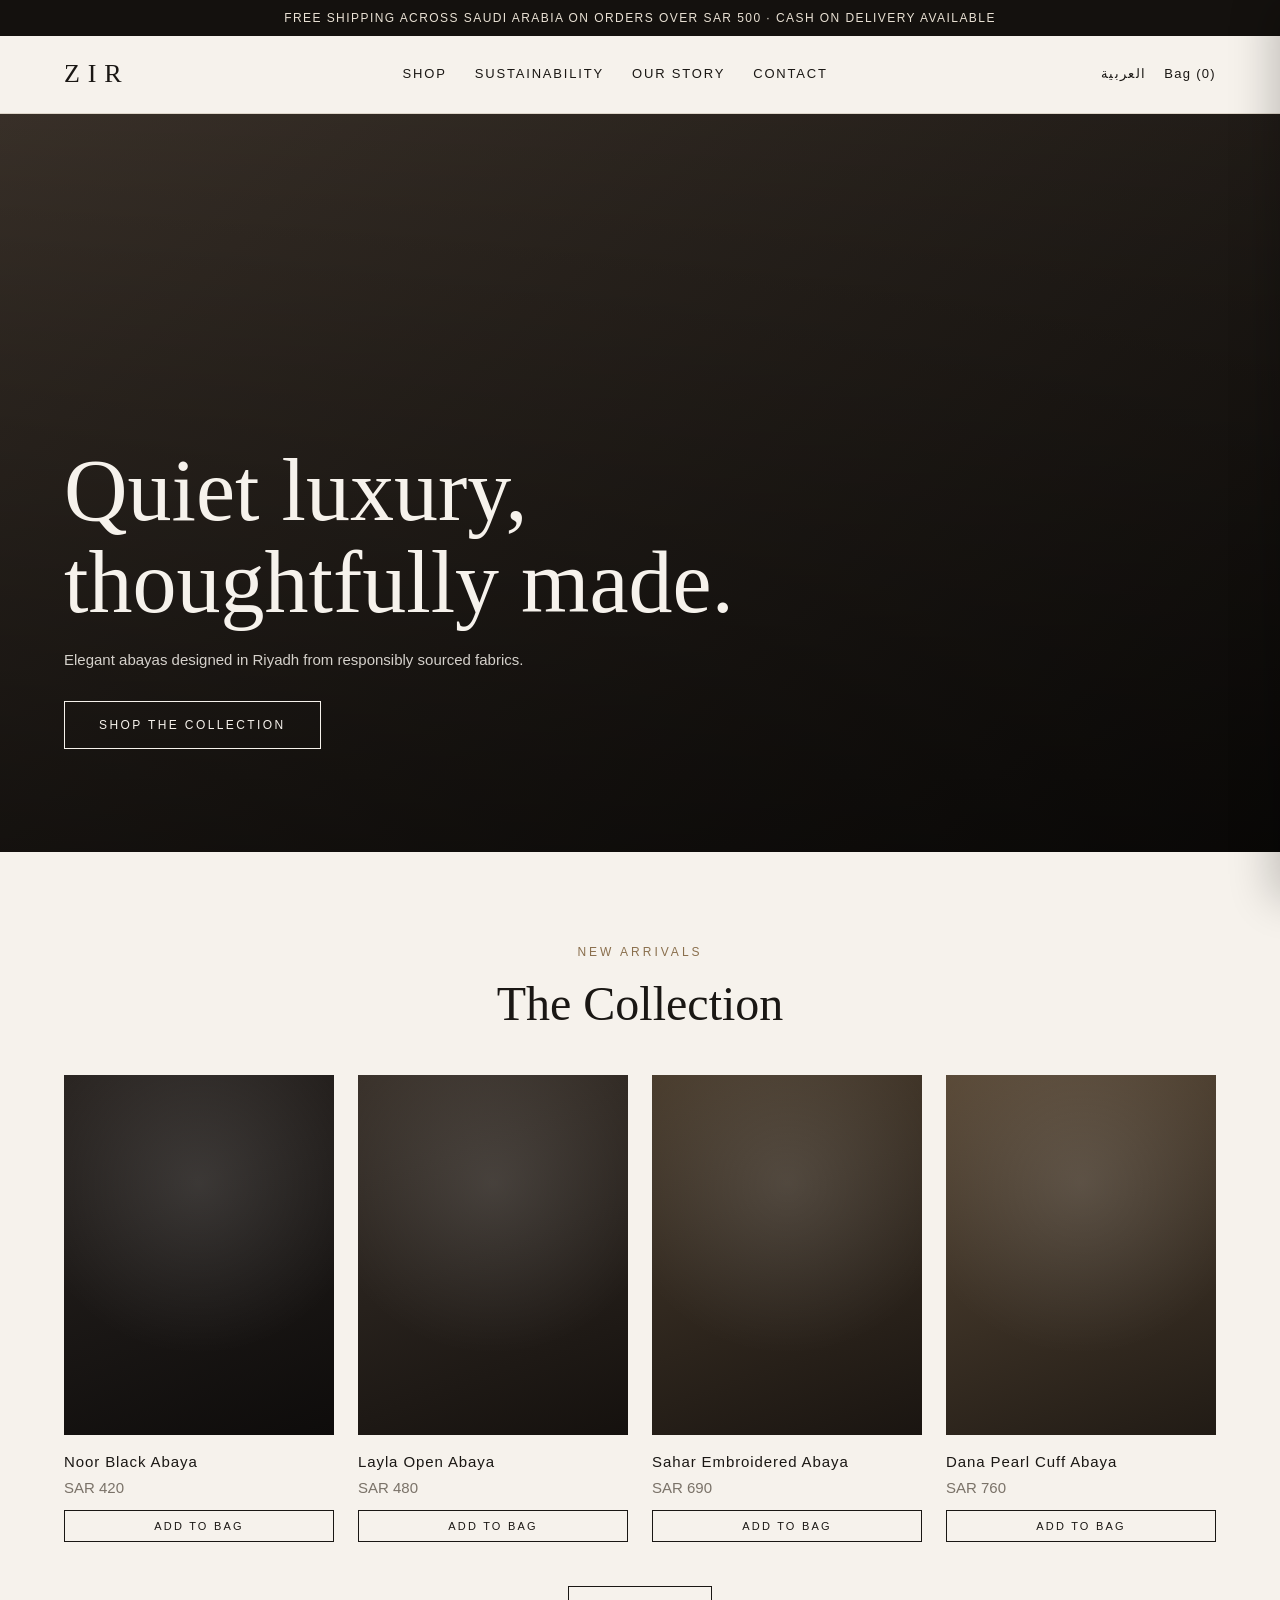
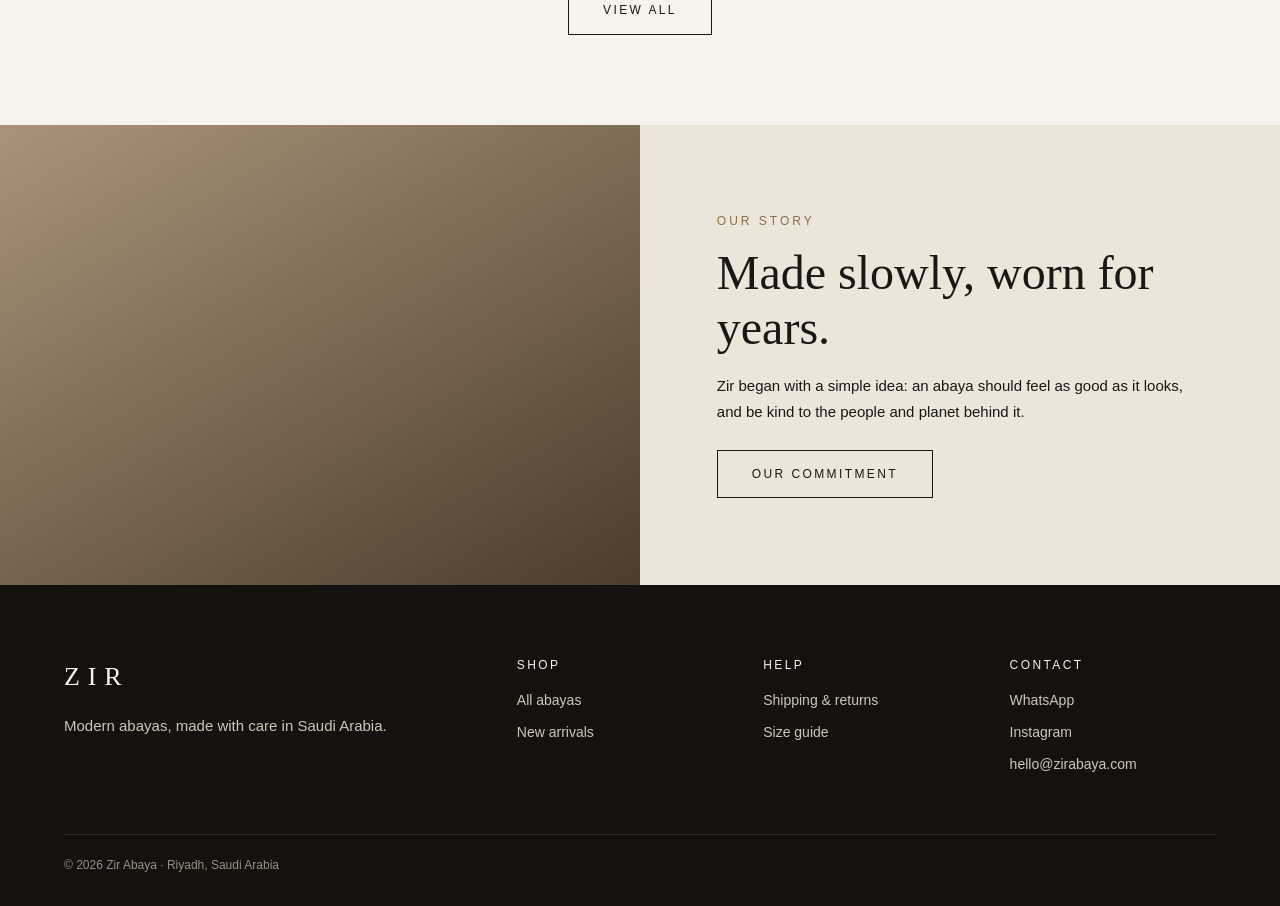
<file: zir-abaya/index.html>
<!DOCTYPE html><html lang="en"><head><meta charset="utf-8"><meta name="viewport" content="width=device-width,initial-scale=1">
<title>Zir Abaya – Modern Abayas from Saudi Arabia</title><meta name="description" content="Zir – modern, ethically made abayas from Saudi Arabia.">
<link rel="stylesheet" href="style.css"></head><body>
<div class="announce" data-en="Free shipping across Saudi Arabia on orders over SAR 500 · Cash on delivery available" data-ar="شحن مجاني داخل المملكة للطلبات فوق 500 ر.س · الدفع عند الاستلام متاح">Free shipping across Saudi Arabia on orders over SAR 500 · Cash on delivery available</div>
<header><a class="logo" href="index.html">Zir</a>
<nav><a href="shop.html" class="" data-en="Shop" data-ar="تسوقي">Shop</a><a href="sustainability.html" class="" data-en="Sustainability" data-ar="الاستدامة">Sustainability</a><a href="index.html#story" data-en="Our Story" data-ar="قصتنا">Our Story</a><a href="index.html#contact" data-en="Contact" data-ar="تواصلي معنا">Contact</a></nav>
<div class="tools"><button id="lang">العربية</button><button id="bag"><span data-en="Bag" data-ar="الحقيبة">Bag</span> (<span id="count">0</span>)</button></div></header>

<div class="hero"><div><h1 data-en="Quiet luxury, thoughtfully made." data-ar="أناقة هادئة، صُنعت بعناية.">Quiet luxury, thoughtfully made.</h1><p data-en="Elegant abayas designed in Riyadh from responsibly sourced fabrics." data-ar="عبايات أنيقة مصممة في الرياض من أقمشة مصدرها مسؤول.">Elegant abayas designed in Riyadh from responsibly sourced fabrics.</p><a class="btn" href="shop.html" data-en="Shop the collection" data-ar="تسوقي المجموعة">Shop the collection</a></div></div>
<section><div class="center"><div class="eyebrow" data-en="New arrivals" data-ar="وصل حديثاً">New arrivals</div><h2 data-en="The Collection" data-ar="المجموعة">The Collection</h2></div><div class="grid" id="products" data-limit="4"></div><div class="center" style="margin-top:44px"><a class="btn" href="shop.html" data-en="View all" data-ar="عرض الكل">View all</a></div></section>
<div class="split" id="story"><div class="img"></div><div class="txt"><div class="eyebrow" data-en="Our story" data-ar="قصتنا">Our story</div><h2 data-en="Made slowly, worn for years." data-ar="تُصنع بهدوء، وتُلبس لسنوات.">Made slowly, worn for years.</h2><p data-en="Zir began with a simple idea: an abaya should feel as good as it looks, and be kind to the people and planet behind it." data-ar="بدأت زير بفكرة بسيطة: يجب أن تكون العباية مريحة وجميلة، ولطيفة مع الناس والكوكب.">Zir began with a simple idea: an abaya should feel as good as it looks, and be kind to the people and planet behind it.</p><br><a class="btn" href="sustainability.html" style="align-self:flex-start" data-en="Our commitment" data-ar="التزامنا">Our commitment</a></div></div><footer id="contact"><div class="fgrid"><div><div class="logo" style="color:#f6f2ec;margin-bottom:14px">Zir</div><p data-en="Modern abayas, made with care in Saudi Arabia." data-ar="عبايات عصرية صُنعت بعناية في المملكة العربية السعودية.">Modern abayas, made with care in Saudi Arabia.</p></div>
<div><h5 data-en="Shop" data-ar="تسوقي">Shop</h5><ul><li><a href="shop.html" data-en="All abayas" data-ar="كل العبايات">All abayas</a></li><li><a href="shop.html" data-en="New arrivals" data-ar="وصل حديثاً">New arrivals</a></li></ul></div>
<div><h5 data-en="Help" data-ar="مساعدة">Help</h5><ul><li data-en="Shipping &amp; returns" data-ar="الشحن والإرجاع">Shipping &amp; returns</li><li data-en="Size guide" data-ar="دليل المقاسات">Size guide</li></ul></div>
<div><h5 data-en="Contact" data-ar="تواصل">Contact</h5><ul><li><a href="https://wa.me/966500000000">WhatsApp</a></li><li><a href="https://instagram.com/">Instagram</a></li><li>hello@zirabaya.com</li></ul></div></div>
<div class="copy">© <span id="year"></span> Zir Abaya · <span data-en="Riyadh, Saudi Arabia" data-ar="الرياض، المملكة العربية السعودية">Riyadh, Saudi Arabia</span></div></footer>
<aside class="drawer" id="drawer"><div style="display:flex;justify-content:space-between"><h2 style="font-size:26px;margin:0" data-en="Your bag" data-ar="حقيبتك">Your bag</h2><button id="close" style="background:none;border:0;font-size:24px;cursor:pointer">×</button></div>
<ul id="items"></ul><div class="total"><span data-en="Total" data-ar="المجموع">Total</span><b id="sum"></b></div><a class="btn" id="wa" target="_blank" style="text-align:center"></a></aside>
<script src="main.js"></script></body></html>
</file>
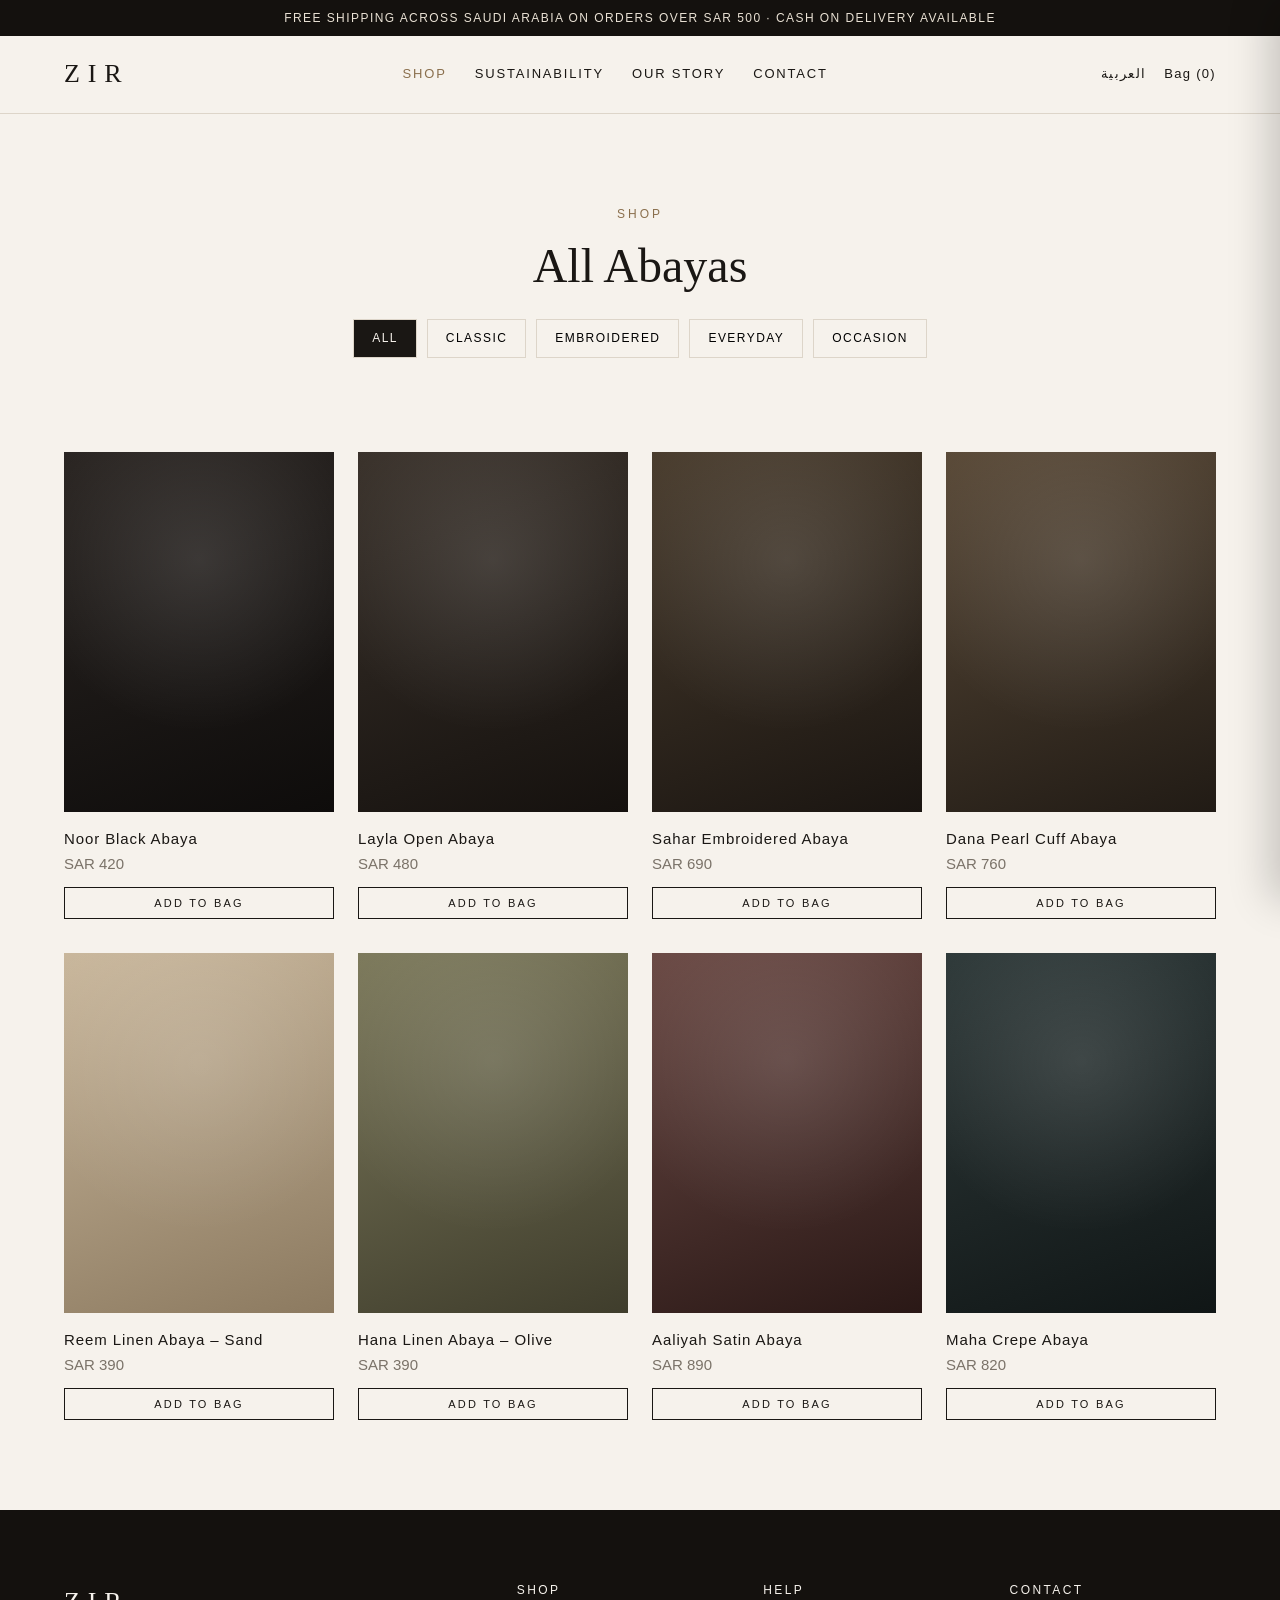
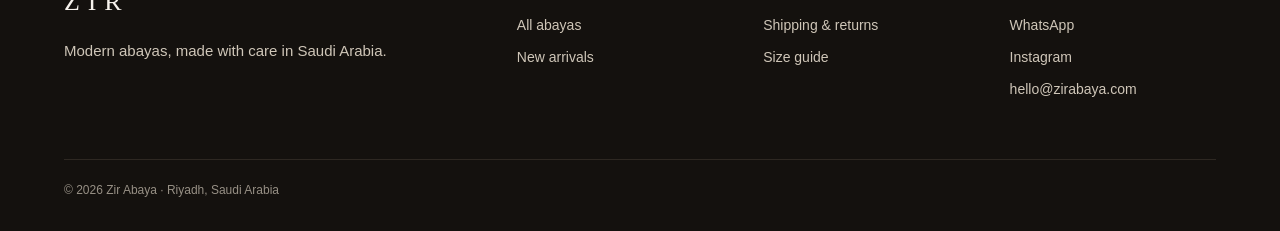
<file: zir-abaya/shop.html>
<!DOCTYPE html><html lang="en"><head><meta charset="utf-8"><meta name="viewport" content="width=device-width,initial-scale=1">
<title>Shop – Zir Abaya</title><meta name="description" content="Zir – modern, ethically made abayas from Saudi Arabia.">
<link rel="stylesheet" href="style.css"></head><body>
<div class="announce" data-en="Free shipping across Saudi Arabia on orders over SAR 500 · Cash on delivery available" data-ar="شحن مجاني داخل المملكة للطلبات فوق 500 ر.س · الدفع عند الاستلام متاح">Free shipping across Saudi Arabia on orders over SAR 500 · Cash on delivery available</div>
<header><a class="logo" href="index.html">Zir</a>
<nav><a href="shop.html" class="on" data-en="Shop" data-ar="تسوقي">Shop</a><a href="sustainability.html" class="" data-en="Sustainability" data-ar="الاستدامة">Sustainability</a><a href="index.html#story" data-en="Our Story" data-ar="قصتنا">Our Story</a><a href="index.html#contact" data-en="Contact" data-ar="تواصلي معنا">Contact</a></nav>
<div class="tools"><button id="lang">العربية</button><button id="bag"><span data-en="Bag" data-ar="الحقيبة">Bag</span> (<span id="count">0</span>)</button></div></header>

<div class="page-title"><div class="eyebrow" data-en="Shop" data-ar="تسوقي">Shop</div><h2 data-en="All Abayas" data-ar="كل العبايات">All Abayas</h2><div class="filters" id="filters"></div></div>
<section style="padding-top:20px"><div class="grid" id="products"></div></section><footer id="contact"><div class="fgrid"><div><div class="logo" style="color:#f6f2ec;margin-bottom:14px">Zir</div><p data-en="Modern abayas, made with care in Saudi Arabia." data-ar="عبايات عصرية صُنعت بعناية في المملكة العربية السعودية.">Modern abayas, made with care in Saudi Arabia.</p></div>
<div><h5 data-en="Shop" data-ar="تسوقي">Shop</h5><ul><li><a href="shop.html" data-en="All abayas" data-ar="كل العبايات">All abayas</a></li><li><a href="shop.html" data-en="New arrivals" data-ar="وصل حديثاً">New arrivals</a></li></ul></div>
<div><h5 data-en="Help" data-ar="مساعدة">Help</h5><ul><li data-en="Shipping &amp; returns" data-ar="الشحن والإرجاع">Shipping &amp; returns</li><li data-en="Size guide" data-ar="دليل المقاسات">Size guide</li></ul></div>
<div><h5 data-en="Contact" data-ar="تواصل">Contact</h5><ul><li><a href="https://wa.me/966500000000">WhatsApp</a></li><li><a href="https://instagram.com/">Instagram</a></li><li>hello@zirabaya.com</li></ul></div></div>
<div class="copy">© <span id="year"></span> Zir Abaya · <span data-en="Riyadh, Saudi Arabia" data-ar="الرياض، المملكة العربية السعودية">Riyadh, Saudi Arabia</span></div></footer>
<aside class="drawer" id="drawer"><div style="display:flex;justify-content:space-between"><h2 style="font-size:26px;margin:0" data-en="Your bag" data-ar="حقيبتك">Your bag</h2><button id="close" style="background:none;border:0;font-size:24px;cursor:pointer">×</button></div>
<ul id="items"></ul><div class="total"><span data-en="Total" data-ar="المجموع">Total</span><b id="sum"></b></div><a class="btn" id="wa" target="_blank" style="text-align:center"></a></aside>
<script src="main.js"></script></body></html>
</file>
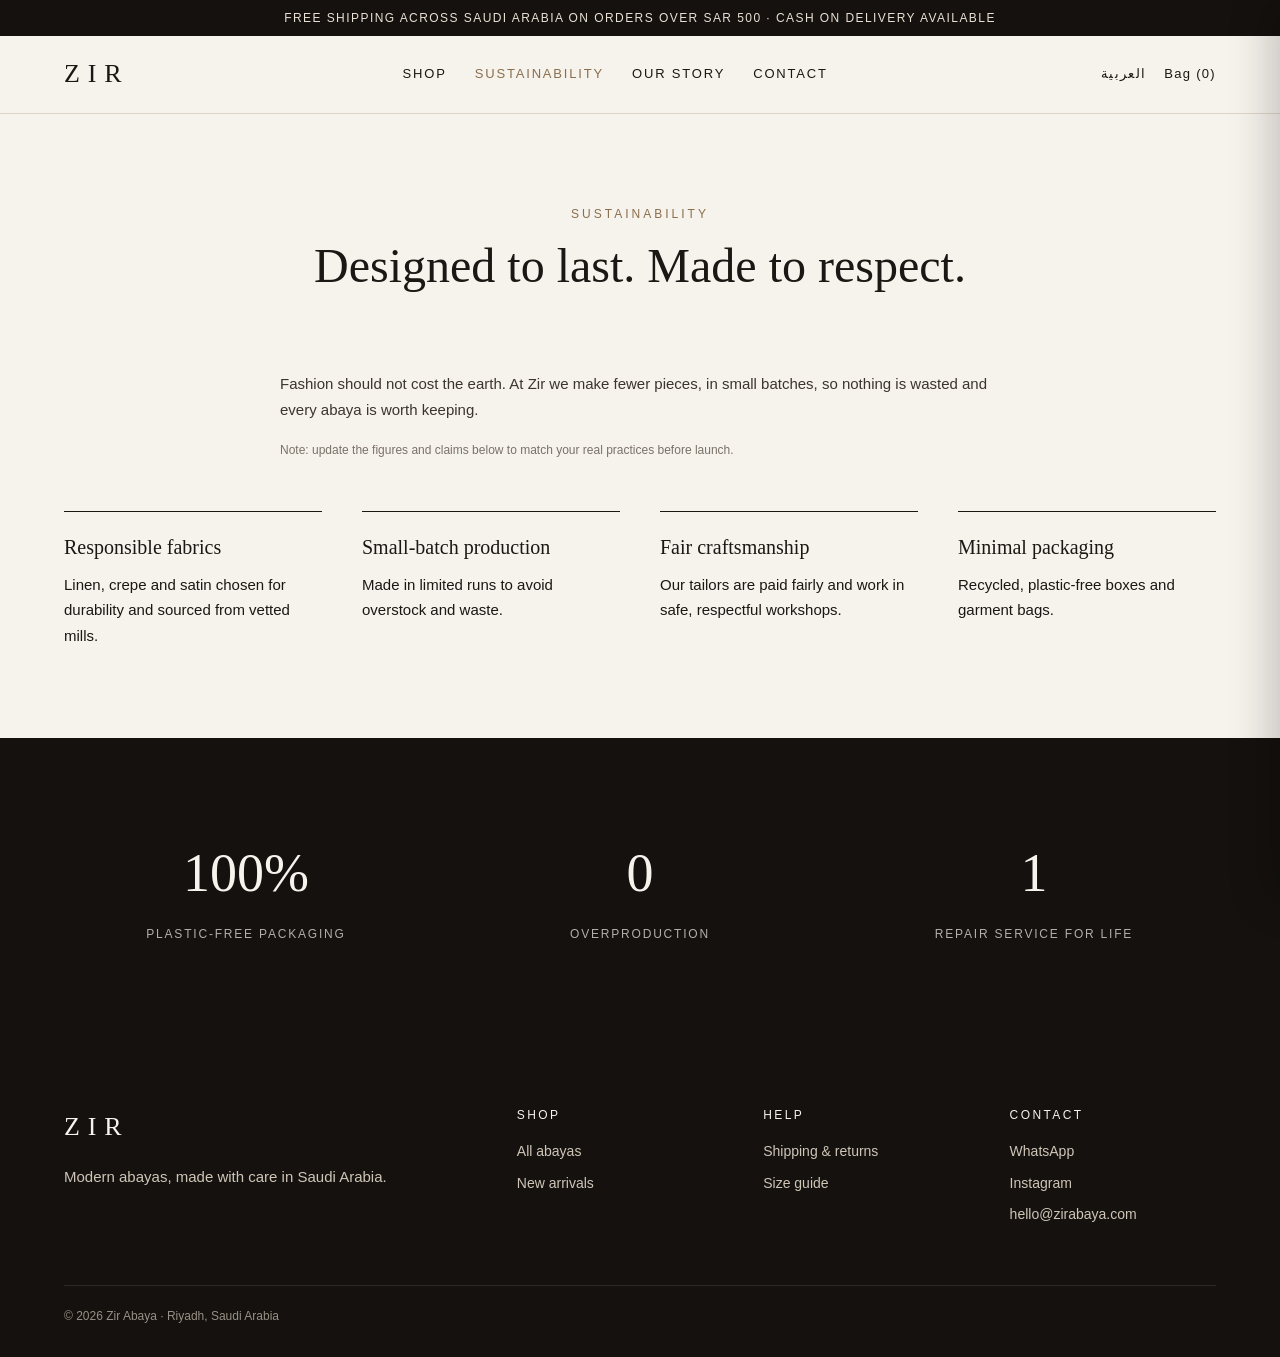
<file: zir-abaya/sustainability.html>
<!DOCTYPE html><html lang="en"><head><meta charset="utf-8"><meta name="viewport" content="width=device-width,initial-scale=1">
<title>Sustainability – Zir Abaya</title><meta name="description" content="Zir – modern, ethically made abayas from Saudi Arabia.">
<link rel="stylesheet" href="style.css"></head><body>
<div class="announce" data-en="Free shipping across Saudi Arabia on orders over SAR 500 · Cash on delivery available" data-ar="شحن مجاني داخل المملكة للطلبات فوق 500 ر.س · الدفع عند الاستلام متاح">Free shipping across Saudi Arabia on orders over SAR 500 · Cash on delivery available</div>
<header><a class="logo" href="index.html">Zir</a>
<nav><a href="shop.html" class="" data-en="Shop" data-ar="تسوقي">Shop</a><a href="sustainability.html" class="on" data-en="Sustainability" data-ar="الاستدامة">Sustainability</a><a href="index.html#story" data-en="Our Story" data-ar="قصتنا">Our Story</a><a href="index.html#contact" data-en="Contact" data-ar="تواصلي معنا">Contact</a></nav>
<div class="tools"><button id="lang">العربية</button><button id="bag"><span data-en="Bag" data-ar="الحقيبة">Bag</span> (<span id="count">0</span>)</button></div></header>

<div class="page-title"><div class="eyebrow" data-en="Sustainability" data-ar="الاستدامة">Sustainability</div><h2 data-en="Designed to last. Made to respect." data-ar="مصممة لتدوم. مصنوعة باحترام.">Designed to last. Made to respect.</h2></div>
<section style="padding-top:30px"><div class="prose"><p data-en="Fashion should not cost the earth. At Zir we make fewer pieces, in small batches, so nothing is wasted and every abaya is worth keeping." data-ar="لا ينبغي أن تكلف الموضة الأرض. في زير ننتج قطعاً أقل بكميات صغيرة، فلا يُهدر شيء وتستحق كل عباية الاحتفاظ بها.">Fashion should not cost the earth. At Zir we make fewer pieces, in small batches, so nothing is wasted and every abaya is worth keeping.</p><p data-en="Note: update the figures and claims below to match your real practices before launch." data-ar="ملاحظة: حدّثي الأرقام والادعاءات أدناه لتطابق ممارساتك الفعلية قبل الإطلاق." style="font-size:12px;color:var(--mute)">Note: update the figures and claims below to match your real practices before launch.</p></div>
<div class="pillars"><div><h4 data-en="Responsible fabrics" data-ar="أقمشة مسؤولة">Responsible fabrics</h4><p data-en="Linen, crepe and satin chosen for durability and sourced from vetted mills." data-ar="كتان وكريب وساتان مختارة للمتانة من مصانع موثوقة.">Linen, crepe and satin chosen for durability and sourced from vetted mills.</p></div>
<div><h4 data-en="Small-batch production" data-ar="إنتاج بكميات صغيرة">Small-batch production</h4><p data-en="Made in limited runs to avoid overstock and waste." data-ar="تُنتج بدفعات محدودة لتجنب الفائض والهدر.">Made in limited runs to avoid overstock and waste.</p></div>
<div><h4 data-en="Fair craftsmanship" data-ar="حرفية عادلة">Fair craftsmanship</h4><p data-en="Our tailors are paid fairly and work in safe, respectful workshops." data-ar="يتقاضى خياطونا أجوراً عادلة ويعملون في ورش آمنة ومحترمة.">Our tailors are paid fairly and work in safe, respectful workshops.</p></div>
<div><h4 data-en="Minimal packaging" data-ar="تغليف بسيط">Minimal packaging</h4><p data-en="Recycled, plastic-free boxes and garment bags." data-ar="علب وأكياس معاد تدويرها وخالية من البلاستيك.">Recycled, plastic-free boxes and garment bags.</p></div></div></section>
<section class="stats"><div><b>100%</b><span data-en="Plastic-free packaging" data-ar="تغليف بلا بلاستيك">Plastic-free packaging</span></div><div><b>0</b><span data-en="Overproduction" data-ar="إنتاج زائد">Overproduction</span></div><div><b>1</b><span data-en="Repair service for life" data-ar="خدمة تعديل مدى الحياة">Repair service for life</span></div></section><footer id="contact"><div class="fgrid"><div><div class="logo" style="color:#f6f2ec;margin-bottom:14px">Zir</div><p data-en="Modern abayas, made with care in Saudi Arabia." data-ar="عبايات عصرية صُنعت بعناية في المملكة العربية السعودية.">Modern abayas, made with care in Saudi Arabia.</p></div>
<div><h5 data-en="Shop" data-ar="تسوقي">Shop</h5><ul><li><a href="shop.html" data-en="All abayas" data-ar="كل العبايات">All abayas</a></li><li><a href="shop.html" data-en="New arrivals" data-ar="وصل حديثاً">New arrivals</a></li></ul></div>
<div><h5 data-en="Help" data-ar="مساعدة">Help</h5><ul><li data-en="Shipping &amp; returns" data-ar="الشحن والإرجاع">Shipping &amp; returns</li><li data-en="Size guide" data-ar="دليل المقاسات">Size guide</li></ul></div>
<div><h5 data-en="Contact" data-ar="تواصل">Contact</h5><ul><li><a href="https://wa.me/966500000000">WhatsApp</a></li><li><a href="https://instagram.com/">Instagram</a></li><li>hello@zirabaya.com</li></ul></div></div>
<div class="copy">© <span id="year"></span> Zir Abaya · <span data-en="Riyadh, Saudi Arabia" data-ar="الرياض، المملكة العربية السعودية">Riyadh, Saudi Arabia</span></div></footer>
<aside class="drawer" id="drawer"><div style="display:flex;justify-content:space-between"><h2 style="font-size:26px;margin:0" data-en="Your bag" data-ar="حقيبتك">Your bag</h2><button id="close" style="background:none;border:0;font-size:24px;cursor:pointer">×</button></div>
<ul id="items"></ul><div class="total"><span data-en="Total" data-ar="المجموع">Total</span><b id="sum"></b></div><a class="btn" id="wa" target="_blank" style="text-align:center"></a></aside>
<script src="main.js"></script></body></html>
</file>
<file: zir-abaya/style.css>
:root{--bg:#f6f2ec;--ink:#1a1714;--mute:#7a7268;--line:#ddd5c9;--accent:#8a6f4d;--dark:#14110e}
*{box-sizing:border-box;margin:0;padding:0}
html{scroll-behavior:smooth}
body{font-family:'Helvetica Neue',Arial,sans-serif;background:var(--bg);color:var(--ink);line-height:1.7;font-size:15px}
[dir=rtl] body{font-family:'Tajawal','Segoe UI',Tahoma,Arial,sans-serif}
a{color:inherit;text-decoration:none}
img{max-width:100%;display:block}
.announce{background:var(--dark);color:#e9e1d4;text-align:center;font-size:12px;letter-spacing:.12em;padding:8px 12px;text-transform:uppercase}
header{position:sticky;top:0;z-index:20;background:var(--bg);border-bottom:1px solid var(--line);display:flex;align-items:center;justify-content:space-between;padding:16px 5vw}
.logo{font-family:Georgia,'Times New Roman',serif;font-size:26px;letter-spacing:.3em;text-transform:uppercase}
nav{display:flex;gap:28px;font-size:13px;letter-spacing:.14em;text-transform:uppercase}
nav a:hover,nav a.on{color:var(--accent)}
.tools{display:flex;gap:18px;align-items:center;font-size:13px}
.tools button{background:none;border:0;cursor:pointer;font:inherit;color:inherit;letter-spacing:.1em}
.hero{min-height:82vh;display:flex;align-items:flex-end;padding:8vw 5vw;background:linear-gradient(180deg,rgba(0,0,0,.05),rgba(0,0,0,.55)),linear-gradient(135deg,#3b322a,#14110e);color:#f6f2ec}
.hero h1{font-family:Georgia,serif;font-weight:400;font-size:clamp(38px,7vw,88px);line-height:1.05;max-width:900px}
.hero p{max-width:480px;margin:18px 0 28px;opacity:.85}
.btn{display:inline-block;border:1px solid currentColor;padding:13px 34px;font-size:12px;letter-spacing:.2em;text-transform:uppercase;background:none;cursor:pointer;color:inherit;transition:.25s}
.btn:hover{background:var(--ink);color:var(--bg);border-color:var(--ink)}
.hero .btn:hover{background:#f6f2ec;color:var(--ink)}
section{padding:90px 5vw}
.eyebrow{font-size:12px;letter-spacing:.25em;text-transform:uppercase;color:var(--accent);margin-bottom:14px}
h2{font-family:Georgia,serif;font-weight:400;font-size:clamp(28px,4vw,48px);line-height:1.15;margin-bottom:18px}
.center{text-align:center;max-width:760px;margin:0 auto}
.grid{display:grid;grid-template-columns:repeat(auto-fill,minmax(250px,1fr));gap:34px 24px;margin-top:44px}
.card .ph{aspect-ratio:3/4;background:linear-gradient(160deg,var(--c1),var(--c2));margin-bottom:14px;position:relative;overflow:hidden}
.card .ph::after{content:"";position:absolute;inset:0;background:radial-gradient(circle at 50% 30%,rgba(255,255,255,.12),transparent 60%)}
.card h3{font-weight:400;font-size:15px;letter-spacing:.06em}
.card .price{color:var(--mute);margin-bottom:10px}
.card .btn{padding:9px 20px;font-size:11px;width:100%}
.split{display:grid;grid-template-columns:1fr 1fr;gap:0;align-items:stretch}
.split .img{min-height:460px;background:linear-gradient(150deg,#a89478,#4a3d2e)}
.split .txt{padding:70px 6vw;display:flex;flex-direction:column;justify-content:center;background:#ece5da}
.pillars{display:grid;grid-template-columns:repeat(auto-fit,minmax(220px,1fr));gap:40px;margin-top:50px}
.pillars div{border-top:1px solid var(--ink);padding-top:18px}
.pillars h4{font-family:Georgia,serif;font-weight:400;font-size:20px;margin-bottom:8px}
.stats{display:grid;grid-template-columns:repeat(auto-fit,minmax(180px,1fr));gap:30px;text-align:center;background:var(--dark);color:#f6f2ec}
.stats b{display:block;font-family:Georgia,serif;font-size:54px;font-weight:400}
.stats span{font-size:12px;letter-spacing:.15em;text-transform:uppercase;opacity:.7}
.page-title{padding:90px 5vw 30px;text-align:center}
.prose{max-width:720px;margin:0 auto}
.prose p{margin-bottom:18px;color:#3a352f}
.filters{display:flex;gap:10px;justify-content:center;flex-wrap:wrap;margin-top:26px}
.filters button{border:1px solid var(--line);background:none;padding:8px 18px;cursor:pointer;font:inherit;font-size:12px;letter-spacing:.12em;text-transform:uppercase}
.filters button.on{background:var(--ink);color:var(--bg)}
footer{background:var(--dark);color:#cfc6b8;padding:70px 5vw 30px}
.fgrid{display:grid;grid-template-columns:2fr 1fr 1fr 1fr;gap:40px}
footer h5{font-size:12px;letter-spacing:.2em;text-transform:uppercase;color:#f6f2ec;margin-bottom:14px;font-weight:400}
footer li{list-style:none;margin-bottom:8px;font-size:14px}
.copy{margin-top:50px;padding-top:20px;border-top:1px solid #3a332b;font-size:12px;opacity:.7}
.drawer{position:fixed;top:0;bottom:0;inset-inline-end:0;width:min(400px,100%);background:var(--bg);z-index:50;transform:translateX(100%);transition:.3s;padding:26px;display:flex;flex-direction:column;box-shadow:-10px 0 40px rgba(0,0,0,.2)}
[dir=rtl] .drawer{transform:translateX(-100%)}
.drawer.open{transform:none}
.drawer ul{list-style:none;flex:1;overflow:auto;margin:20px 0}
.drawer li{display:flex;justify-content:space-between;gap:10px;padding:12px 0;border-bottom:1px solid var(--line)}
.drawer li button{background:none;border:0;cursor:pointer;color:var(--mute)}
.total{display:flex;justify-content:space-between;font-size:17px;margin-bottom:14px}
@media(max-width:800px){nav{display:none}.split{grid-template-columns:1fr}.fgrid{grid-template-columns:1fr 1fr}section{padding:60px 5vw}}
</file>
